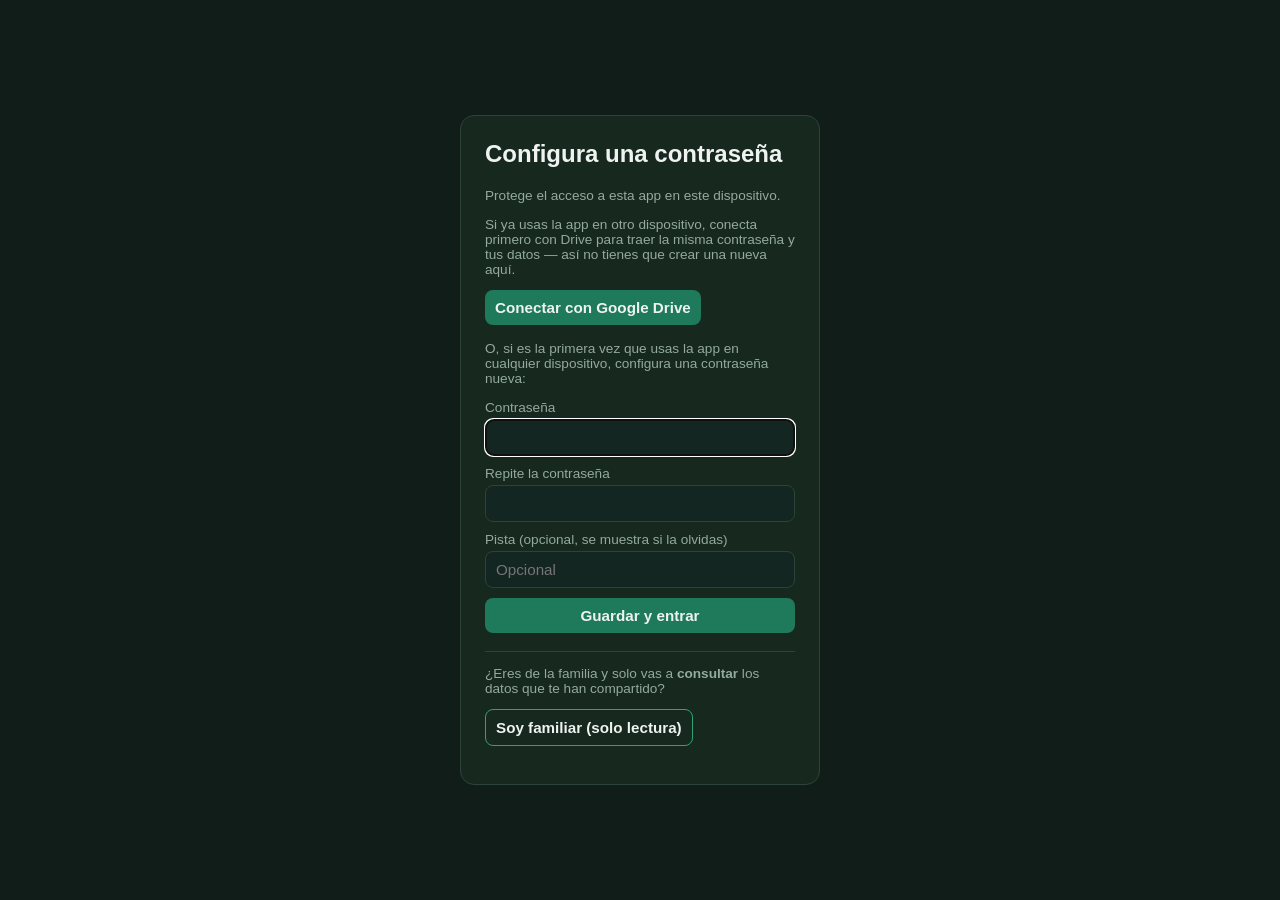
<file: index.html>
<!doctype html>
<html lang="es">
<head>
  <meta charset="UTF-8" />
  <meta name="viewport" content="width=device-width, initial-scale=1, viewport-fit=cover" />
  <title>Gestor patrimonial CELIANCA</title>
  <meta name="theme-color" content="#0f4c3d" />
  <link rel="manifest" href="./manifest.webmanifest" />
  <link rel="icon" href="./icons/icon-192.png" />
  <link rel="apple-touch-icon" href="./icons/icon-192.png" />
  <link rel="stylesheet" href="./css/styles.css" />
  <script src="https://accounts.google.com/gsi/client" async defer></script>
</head>
<body>
  <header class="topbar">
    <span class="brand">Gestor patrimonial CELIANCA</span>
  </header>

  <nav id="nav" class="tabbar"></nav>

  <main id="content" class="content"></main>

  <script type="module" src="./js/app.js"></script>
</body>
</html>
</file>
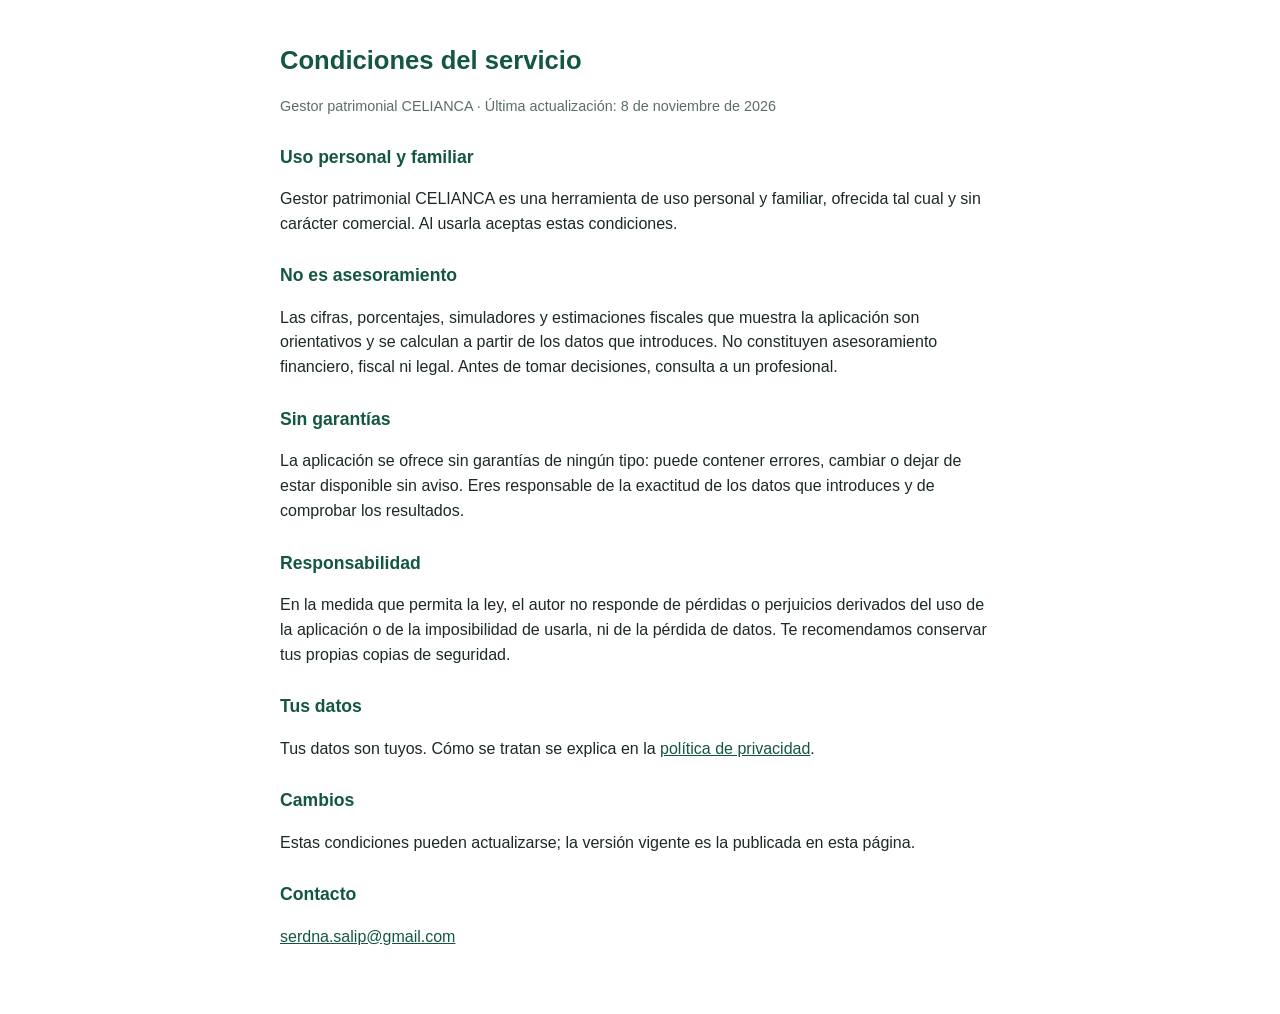
<file: condiciones.html>
<!doctype html>
<html lang="es">
<head>
  <meta charset="UTF-8" />
  <meta name="viewport" content="width=device-width, initial-scale=1" />
  <title>Condiciones del servicio — Gestor patrimonial CELIANCA</title>
  <style>
    body { font-family: -apple-system, "Segoe UI", Roboto, Arial, sans-serif; color: #1b2a23; background: #fff; line-height: 1.55; margin: 0; }
    main { max-width: 720px; margin: 0 auto; padding: 24px 18px 48px; }
    h1 { font-size: 1.6rem; color: #14573f; margin-bottom: 4px; }
    h2 { font-size: 1.1rem; margin: 26px 0 6px; color: #14573f; }
    p, li { font-size: 1rem; }
    .meta { color: #5b6e64; font-size: 0.9rem; }
    a { color: #14573f; }
  </style>
</head>
<body>
<main>
  <h1>Condiciones del servicio</h1>
  <p class="meta">Gestor patrimonial CELIANCA · Última actualización: 8 de noviembre de 2026</p>

  <h2>Uso personal y familiar</h2>
  <p>Gestor patrimonial CELIANCA es una herramienta de uso personal y familiar, ofrecida tal cual y sin carácter comercial. Al usarla aceptas estas condiciones.</p>

  <h2>No es asesoramiento</h2>
  <p>Las cifras, porcentajes, simuladores y estimaciones fiscales que muestra la aplicación son orientativos y se calculan a partir de los datos que introduces. No constituyen asesoramiento financiero, fiscal ni legal. Antes de tomar decisiones, consulta a un profesional.</p>

  <h2>Sin garantías</h2>
  <p>La aplicación se ofrece sin garantías de ningún tipo: puede contener errores, cambiar o dejar de estar disponible sin aviso. Eres responsable de la exactitud de los datos que introduces y de comprobar los resultados.</p>

  <h2>Responsabilidad</h2>
  <p>En la medida que permita la ley, el autor no responde de pérdidas o perjuicios derivados del uso de la aplicación o de la imposibilidad de usarla, ni de la pérdida de datos. Te recomendamos conservar tus propias copias de seguridad.</p>

  <h2>Tus datos</h2>
  <p>Tus datos son tuyos. Cómo se tratan se explica en la <a href="privacidad.html">política de privacidad</a>.</p>

  <h2>Cambios</h2>
  <p>Estas condiciones pueden actualizarse; la versión vigente es la publicada en esta página.</p>

  <h2>Contacto</h2>
  <p><a href="mailto:serdna.salip@gmail.com">serdna.salip@gmail.com</a></p>
</main>
</body>
</html>
</file>
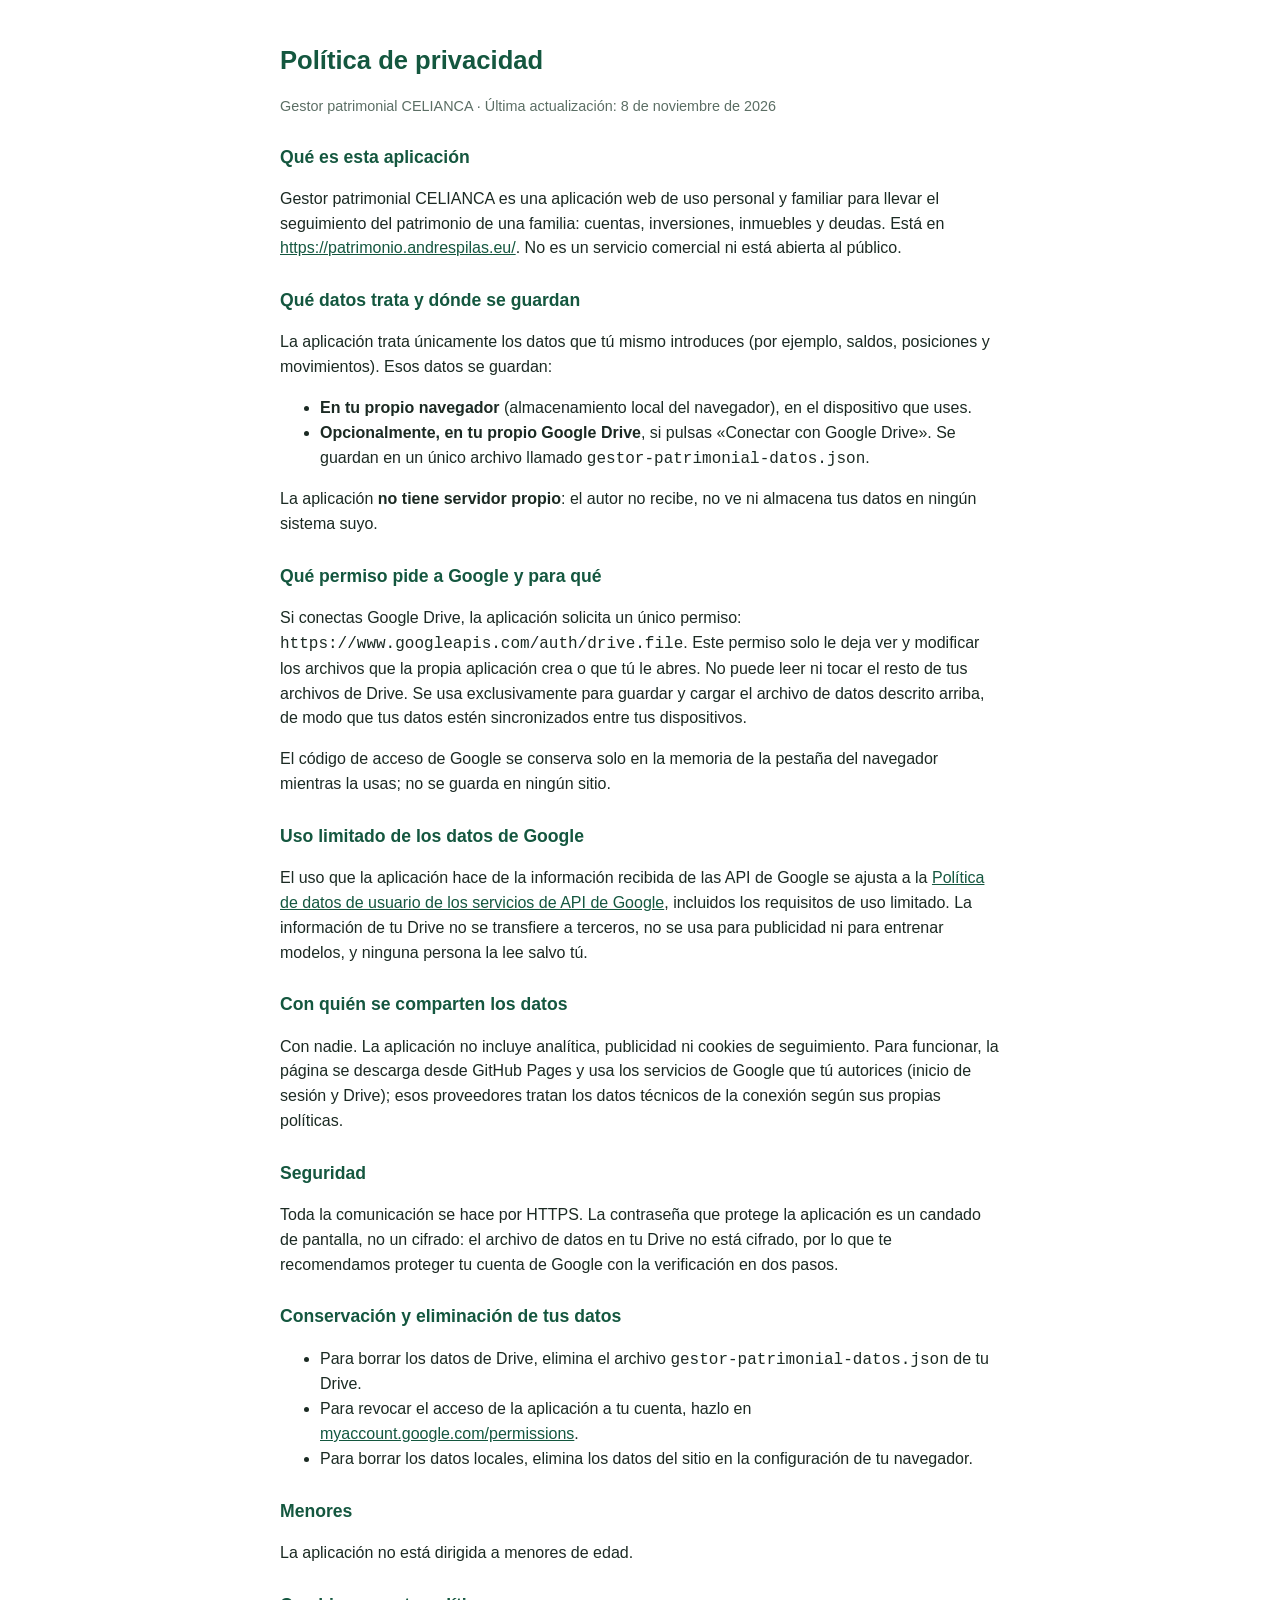
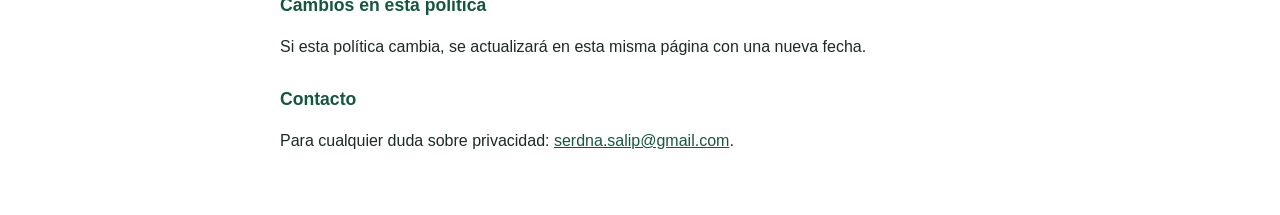
<file: privacidad.html>
<!doctype html>
<html lang="es">
<head>
  <meta charset="UTF-8" />
  <meta name="viewport" content="width=device-width, initial-scale=1" />
  <title>Política de privacidad — Gestor patrimonial CELIANCA</title>
  <style>
    body { font-family: -apple-system, "Segoe UI", Roboto, Arial, sans-serif; color: #1b2a23; background: #fff; line-height: 1.55; margin: 0; }
    main { max-width: 720px; margin: 0 auto; padding: 24px 18px 48px; }
    h1 { font-size: 1.6rem; color: #14573f; margin-bottom: 4px; }
    h2 { font-size: 1.1rem; margin: 26px 0 6px; color: #14573f; }
    p, li { font-size: 1rem; }
    .meta { color: #5b6e64; font-size: 0.9rem; }
    a { color: #14573f; }
  </style>
</head>
<body>
<main>
  <h1>Política de privacidad</h1>
  <p class="meta">Gestor patrimonial CELIANCA · Última actualización: 8 de noviembre de 2026</p>

  <h2>Qué es esta aplicación</h2>
  <p>Gestor patrimonial CELIANCA es una aplicación web de uso personal y familiar para llevar el seguimiento del patrimonio de una familia: cuentas, inversiones, inmuebles y deudas. Está en <a href="https://patrimonio.andrespilas.eu/">https://patrimonio.andrespilas.eu/</a>. No es un servicio comercial ni está abierta al público.</p>

  <h2>Qué datos trata y dónde se guardan</h2>
  <p>La aplicación trata únicamente los datos que tú mismo introduces (por ejemplo, saldos, posiciones y movimientos). Esos datos se guardan:</p>
  <ul>
    <li><strong>En tu propio navegador</strong> (almacenamiento local del navegador), en el dispositivo que uses.</li>
    <li><strong>Opcionalmente, en tu propio Google Drive</strong>, si pulsas «Conectar con Google Drive». Se guardan en un único archivo llamado <code>gestor-patrimonial-datos.json</code>.</li>
  </ul>
  <p>La aplicación <strong>no tiene servidor propio</strong>: el autor no recibe, no ve ni almacena tus datos en ningún sistema suyo.</p>

  <h2>Qué permiso pide a Google y para qué</h2>
  <p>Si conectas Google Drive, la aplicación solicita un único permiso: <code>https://www.googleapis.com/auth/drive.file</code>. Este permiso solo le deja ver y modificar los archivos que la propia aplicación crea o que tú le abres. No puede leer ni tocar el resto de tus archivos de Drive. Se usa exclusivamente para guardar y cargar el archivo de datos descrito arriba, de modo que tus datos estén sincronizados entre tus dispositivos.</p>
  <p>El código de acceso de Google se conserva solo en la memoria de la pestaña del navegador mientras la usas; no se guarda en ningún sitio.</p>

  <h2>Uso limitado de los datos de Google</h2>
  <p>El uso que la aplicación hace de la información recibida de las API de Google se ajusta a la <a href="https://developers.google.com/terms/api-services-user-data-policy">Política de datos de usuario de los servicios de API de Google</a>, incluidos los requisitos de uso limitado. La información de tu Drive no se transfiere a terceros, no se usa para publicidad ni para entrenar modelos, y ninguna persona la lee salvo tú.</p>

  <h2>Con quién se comparten los datos</h2>
  <p>Con nadie. La aplicación no incluye analítica, publicidad ni cookies de seguimiento. Para funcionar, la página se descarga desde GitHub Pages y usa los servicios de Google que tú autorices (inicio de sesión y Drive); esos proveedores tratan los datos técnicos de la conexión según sus propias políticas.</p>

  <h2>Seguridad</h2>
  <p>Toda la comunicación se hace por HTTPS. La contraseña que protege la aplicación es un candado de pantalla, no un cifrado: el archivo de datos en tu Drive no está cifrado, por lo que te recomendamos proteger tu cuenta de Google con la verificación en dos pasos.</p>

  <h2>Conservación y eliminación de tus datos</h2>
  <ul>
    <li>Para borrar los datos de Drive, elimina el archivo <code>gestor-patrimonial-datos.json</code> de tu Drive.</li>
    <li>Para revocar el acceso de la aplicación a tu cuenta, hazlo en <a href="https://myaccount.google.com/permissions">myaccount.google.com/permissions</a>.</li>
    <li>Para borrar los datos locales, elimina los datos del sitio en la configuración de tu navegador.</li>
  </ul>

  <h2>Menores</h2>
  <p>La aplicación no está dirigida a menores de edad.</p>

  <h2>Cambios en esta política</h2>
  <p>Si esta política cambia, se actualizará en esta misma página con una nueva fecha.</p>

  <h2>Contacto</h2>
  <p>Para cualquier duda sobre privacidad: <a href="mailto:serdna.salip@gmail.com">serdna.salip@gmail.com</a>.</p>
</main>
</body>
</html>
</file>
<file: css/styles.css>
:root {
  --bg: #101d18;
  --bg-card: #17281f;
  --bg-card-alt: #1c3026;
  --border: #2c4438;
  --text: #eef3f1;
  --muted: #93aa9e;
  --accent: #d4af37;
  --brand: #1f7a5c;
  --brand-light: #2fa377;
  --pos: #5cc38a;
  --neg: #e0776e;
  --radius: 14px;
}

* { box-sizing: border-box; }

body {
  margin: 0;
  background: var(--bg);
  color: var(--text);
  font-family: -apple-system, "Segoe UI", Roboto, Arial, sans-serif;
  padding-bottom: 72px;
}

.topbar {
  background: var(--brand);
  padding: 14px 18px;
  position: sticky;
  top: 0;
  z-index: 10;
}
.brand { font-weight: 700; font-size: 1.1rem; letter-spacing: 0.2px; }

.tabbar {
  display: flex;
  gap: 4px;
  overflow-x: auto;
  background: var(--bg-card);
  border-bottom: 1px solid var(--border);
  padding: 6px 8px;
  position: sticky;
  top: 52px;
  z-index: 9;
}
.nav-item {
  flex: 0 0 auto;
  color: var(--muted);
  text-decoration: none;
  padding: 8px 14px;
  border-radius: 999px;
  font-size: 0.9rem;
  white-space: nowrap;
}
.nav-item.active { background: var(--brand); color: var(--text); }

.content { padding: 16px; max-width: 960px; margin: 0 auto; }

.card {
  background: var(--bg-card);
  border: 1px solid var(--border);
  border-radius: var(--radius);
  padding: 18px;
  margin-bottom: 16px;
  min-width: 0;
}
.card h3 { margin-top: 0; }

.card-warning {
  border-color: var(--accent);
  background: #241d0d;
}
.card-warning a { color: var(--accent); }

.dash-grid {
  display: grid;
  grid-template-columns: 1fr;
  gap: 16px;
}
@media (min-width: 720px) {
  .dash-grid { grid-template-columns: 1fr 1fr; }
}

.card-donut { display: flex; flex-direction: column; align-items: center; gap: 12px; }
.donut { width: 220px; height: 220px; }
.donut-total { fill: var(--text); font-size: 20px; font-weight: 700; }
.donut-label { fill: var(--muted); font-size: 11px; }
.geo-map { width: 100%; height: auto; display: block; margin: 8px 0; }
.donut-empty { fill: var(--muted); font-size: 14px; }

.stackbar-total { font-size: 1.4rem; font-weight: 700; margin: 4px 0 10px; }
.stackbar {
  display: flex;
  gap: 2px;
  height: 30px;
  border-radius: 15px;
  overflow: hidden;
  background: #1c2b27;
  margin-bottom: 14px;
}
.stackbar-seg { height: 100%; min-width: 0; transition: width 0.2s ease; }

.evo-chart {
  display: flex;
  align-items: flex-end;
  gap: 10px;
  height: 190px;
  padding-top: 34px;
  overflow-x: auto;
  -webkit-overflow-scrolling: touch;
}
.evo-bar-col {
  display: flex;
  flex-direction: column;
  align-items: center;
  justify-content: flex-end;
  flex: 1 0 52px;
  height: 100%;
}
.evo-bar-value { font-size: 0.72rem; white-space: nowrap; margin-bottom: 2px; }
.evo-bar-yoy { font-size: 0.68rem; margin-bottom: 4px; }
.evo-bar { width: 100%; max-width: 36px; border-radius: 6px 6px 0 0; }
.evo-bar-year { font-size: 0.78rem; color: var(--muted); margin-top: 6px; }

.evo-line-chart { width: 100%; height: auto; display: block; cursor: crosshair; }
.evo-line-month { font-size: 9px; fill: var(--muted); }
.evo-line-total-label { font-size: 12px; font-weight: 700; fill: var(--text); }
.evo-line-guide { stroke: var(--border); stroke-width: 1; stroke-dasharray: 3 3; pointer-events: none; }
.evo-line-separator { stroke: var(--muted); stroke-width: 1; stroke-dasharray: 5 4; opacity: 0.7; }
.evo-line-month-ref { fill: var(--text); font-weight: 700; }

.twr-detail {
  margin-top: 12px;
  padding: 12px;
  border-radius: 8px;
  background: var(--bg-card-alt);
  border: 1px solid var(--border);
}

.card-chart-hover { position: relative; }
.evo-tooltip {
  position: absolute;
  background: var(--bg-card-alt);
  border: 1px solid var(--border);
  border-radius: 8px;
  padding: 8px 10px;
  font-size: 0.78rem;
  pointer-events: none;
  z-index: 5;
  white-space: nowrap;
  box-shadow: 0 4px 12px rgba(0, 0, 0, 0.35);
}
.evo-tooltip-month { font-weight: 700; margin-bottom: 4px; }
.evo-tooltip-row { display: flex; align-items: center; gap: 6px; margin: 2px 0; }
.evo-tooltip-dot { width: 8px; height: 8px; border-radius: 50%; display: inline-block; flex: 0 0 auto; }

.legend { width: 100%; display: flex; flex-direction: column; gap: 6px; }
.legend-row { display: grid; grid-template-columns: 14px 1fr auto auto; align-items: center; gap: 8px; font-size: 0.9rem; }
.legend-dot { width: 12px; height: 12px; border-radius: 50%; }
.legend-value { color: var(--muted); }
.legend-pct { min-width: 48px; text-align: right; }

.kpi-row { display: flex; justify-content: space-between; padding: 8px 0; border-bottom: 1px dashed var(--border); }
.kpi-row:last-of-type { border-bottom: none; }
/* Seguimiento de herencias (Simuladores): cada herencia es un bloque separado */
.herencia { margin: 14px 0; padding-top: 10px; border-top: 1px solid var(--border); }
.herencia:first-of-type { border-top: none; padding-top: 0; }
.herencia details { margin-top: 8px; }
.herencia summary { cursor: pointer; }
.supuestos { margin: 8px 0; }
.supuestos summary { cursor: pointer; font-weight: 600; margin-bottom: 6px; }
.pos { color: var(--pos); }
.neg { color: var(--neg); }
.muted { color: var(--muted); font-size: 0.85rem; }

.ytd-compare { display: flex; gap: 24px; margin: 12px 0; }
.ytd-box { display: flex; flex-direction: column; gap: 4px; }
.ytd-label { color: var(--muted); font-size: 0.85rem; }
.ytd-value { font-size: 1.4rem; font-weight: 700; }
.ytd-eur { font-size: 0.95rem; font-weight: 600; }

.risk-row { display: grid; grid-template-columns: 110px 1fr 40px; align-items: center; gap: 10px; margin: 10px 0; }
.risk-track { background: #1c2b27; border-radius: 999px; height: 10px; overflow: hidden; }
.risk-fill { background: var(--accent); height: 100%; }
.risk-value { text-align: right; }

.inline-form { display: flex; gap: 8px; margin-bottom: 12px; }
.inline-form input { flex: 1; }

.stacked-form { display: flex; flex-direction: column; gap: 10px; margin-bottom: 16px; }
.stacked-form label { display: flex; flex-direction: column; gap: 4px; font-size: 0.85rem; color: var(--muted); }
.checkbox-label { flex-direction: row !important; align-items: center; gap: 8px !important; }
.checkbox-label input { width: auto; }

.valuation-row { align-items: center; margin-bottom: 8px; }
.valuation-row input { flex: 1; min-width: 0; }

.bulk-rows { display: flex; flex-direction: column; gap: 10px; }
.bulk-row {
  display: flex;
  align-items: center;
  justify-content: space-between;
  gap: 12px;
  border-bottom: 1px dashed var(--border);
  padding-bottom: 8px;
}
.bulk-row-label { flex: 1; min-width: 0; }
.bulk-row input { width: 140px; flex: 0 0 auto; }
.bulk-re-source-row { align-items: center; margin-bottom: 6px; }
.bulk-re-source-row input { flex: 1; min-width: 0; }

.tramo-row { align-items: center; margin-bottom: 8px; }
.tramo-row input { flex: 1; min-width: 0; }

.row-zero { color: var(--muted); }

@media (max-width: 560px) {
  .bulk-row { flex-direction: column; align-items: stretch; }
  .bulk-row input { width: 100%; }
}

input, select, textarea, button {
  background: #142621;
  border: 1px solid var(--border);
  color: var(--text);
  border-radius: 8px;
  padding: 9px 10px;
  font-size: 0.95rem;
  max-width: 100%;
}
textarea { font-family: inherit; resize: vertical; }
button {
  background: var(--brand);
  cursor: pointer;
  border: none;
  font-weight: 600;
}
button:hover { background: var(--brand-light); }

.link-btn {
  background: none;
  border: none;
  color: var(--accent);
  padding: 0;
  font-size: 0.85rem;
  cursor: pointer;
}
.link-btn.danger { color: var(--neg); }

.simple-list { list-style: none; padding: 0; margin: 0; display: flex; flex-direction: column; gap: 6px; }
.simple-list li { display: flex; justify-content: space-between; border-bottom: 1px dashed var(--border); padding: 6px 0; }

.entity-chips { list-style: none; padding: 0; margin: 10px 0 0; display: flex; flex-wrap: wrap; gap: 8px; }
.entity-chips li {
  display: flex; align-items: center; gap: 6px;
  background: var(--bg-card-alt);
  border: 1px solid var(--border);
  border-radius: 999px;
  padding: 5px 6px 5px 12px;
  font-size: 0.88rem;
}
.entity-chips .link-btn { font-size: 1rem; line-height: 1; padding: 2px 4px; }

.table-wrap { width: 100%; overflow-x: auto; -webkit-overflow-scrolling: touch; }

.table { width: 100%; border-collapse: collapse; font-size: 0.9rem; }
.table th, .table td { text-align: left; padding: 8px 6px; border-bottom: 1px solid var(--border); }
.table th { color: var(--muted); font-weight: 600; }
.table tfoot td { border-bottom: none; border-top: 2px solid var(--brand-light); padding-top: 10px; }

.table-history { font-size: 0.95rem; }
.table-history thead th {
  color: var(--text);
  background: var(--bg-card-alt);
  padding: 12px 10px;
  border-bottom: 2px solid var(--brand-light);
  text-transform: uppercase;
  letter-spacing: 0.03em;
  font-size: 0.78rem;
}
.table-history tbody td { padding: 12px 10px; }
.table-history tbody tr:nth-child(odd) { background: rgba(255, 255, 255, 0.02); }
.table-history tbody tr:hover { background: var(--bg-card-alt); }

.section-head {
  display: flex;
  align-items: center;
  justify-content: space-between;
  margin-bottom: 8px;
}
.section-head h3 { margin: 0; }

.btn-row { display: flex; gap: 10px; flex-wrap: wrap; }
.file-btn {
  display: inline-flex; align-items: center;
  background: var(--brand); color: var(--text);
  padding: 9px 14px; border-radius: 8px; cursor: pointer; font-weight: 600; font-size: 0.95rem;
}

/* Modal */
dialog.app-modal {
  background: var(--bg-card);
  color: var(--text);
  border: 1px solid var(--border);
  border-radius: var(--radius);
  padding: 20px;
  width: min(480px, 92vw);
  max-height: 88vh;
  overflow-y: auto;
}
dialog.app-modal::backdrop { background: rgba(0, 0, 0, 0.55); }
.app-modal-head { display: flex; align-items: center; justify-content: space-between; margin-bottom: 12px; }
.app-modal-head h3 { margin: 0; }

/* Candado de acceso */
.lock-overlay {
  position: fixed;
  inset: 0;
  background: var(--bg);
  display: flex;
  align-items: center;
  justify-content: center;
  z-index: 1000;
  padding: 20px;
}
.lock-card {
  background: var(--bg-card);
  border: 1px solid var(--border);
  border-radius: var(--radius);
  padding: 24px;
  width: min(360px, 100%);
}
.lock-card h2 { margin-top: 0; }

.lock-sep { border: 0; border-top: 1px solid var(--border); margin: 18px 0 12px; }
.lock-card .secondary { background: transparent; border: 1px solid var(--brand-light); color: var(--text); }

/* Modo familiar (solo lectura) */
.familia-banner {
  display: flex; align-items: center; justify-content: space-between; gap: 10px;
  background: var(--bg-card-alt); border-bottom: 1px solid var(--border);
  padding: 8px 16px; font-size: 0.85rem; color: var(--muted);
}
.familia-banner-aviso { background: #4a3a14; color: #f3d68a; }
.toast {
  position: fixed; left: 50%; bottom: 84px; transform: translate(-50%, 20px);
  background: var(--bg-card-alt); border: 1px solid var(--border); color: var(--text);
  padding: 10px 16px; border-radius: 999px; font-size: 0.9rem; opacity: 0;
  pointer-events: none; transition: opacity .2s, transform .2s; z-index: 1100; max-width: 90vw; text-align: center;
}
.toast.visible { opacity: 1; transform: translate(-50%, 0); }
/* Se esconde todo lo que sirve para editar; la protección real es el permiso
   de Lector en Drive y el store, que lanza SoloLecturaError. */
body.solo-lectura #btn-new-movement,
body.solo-lectura #btn-new-position,
body.solo-lectura #btn-bulk-update,
body.solo-lectura #btn-new-decision,
body.solo-lectura #btn-new-balance,
body.solo-lectura #btn-export-resumen,
body.solo-lectura #form-liability,
body.solo-lectura #edit-benchmark,
body.solo-lectura #btn-marcar-revisado,
body.solo-lectura [data-edit],
body.solo-lectura [data-remove],
body.solo-lectura [data-add-position],
body.solo-lectura [data-add-balance],
body.solo-lectura [data-edit-liability],
body.solo-lectura [data-remove-liability],
body.solo-lectura [data-edit-balance],
body.solo-lectura [data-remove-balance] { display: none !important; }

/* Responsive: pantallas estrechas (smartphone) */
@media (max-width: 560px) {
  .content { padding: 12px; }
  .card { padding: 14px; }
  .topbar { padding: 12px 14px; }
  .brand { font-size: 1rem; }
  .donut { width: 180px; height: 180px; }
  .ytd-compare { flex-direction: column; gap: 12px; }
  .risk-row { grid-template-columns: 88px 1fr 34px; gap: 6px; }
  .inline-form { flex-direction: column; align-items: stretch; }
  .section-head { flex-wrap: wrap; gap: 8px; }
  .table, .table-history { font-size: 0.82rem; }
  .table th, .table td, .table-history tbody td { padding: 8px 6px; }
}

.filter-chips { display: flex; flex-wrap: wrap; align-items: center; gap: 8px; margin: 4px 0 12px; }
.chip-toggle {
  background: transparent;
  color: var(--muted);
  border: 1px solid var(--border);
  border-radius: 999px;
  padding: 5px 12px;
  font-size: 0.85rem;
  cursor: pointer;
}
.chip-toggle:hover { border-color: var(--brand-light); color: var(--text); }
.chip-toggle.active { background: var(--brand); border-color: var(--brand-light); color: var(--text); }

.ytd-links { display: flex; gap: 16px; flex-wrap: wrap; margin-top: 4px; }
.dash-actions { text-align: right; margin-bottom: 8px; }
.print-only { display: none; }

/* Impresión / PDF: tema claro, sin navegación ni botones, y tarjetas que no se
   parten entre páginas. */
@page { size: A4; margin: 12mm; }
@media print {
  :root {
    --bg: #fff; --bg-card: #fff; --bg-card-alt: #f3f6f4; --border: #cbd5cf;
    --text: #17241d; --muted: #586b61; --accent: #8a6d0f;
    --pos: #1a7f4b; --neg: #b93a30;
  }
  * { -webkit-print-color-adjust: exact; print-color-adjust: exact; }
  body { padding-bottom: 0; background: #fff; }
  .topbar, .tabbar, .no-print, .link-btn, .evo-tooltip { display: none !important; }
  .print-only { display: block; }
  .print-header { margin-bottom: 8px; }
  .print-header-title { display: block; font-size: 1.7rem; font-weight: 700; line-height: 1.2; }
  .print-header-sub { display: block; font-size: 0.95rem; color: var(--muted); }
  .content { max-width: none; padding: 0; }
  .card { break-inside: avoid; page-break-inside: avoid; }
  .card-warning { background: #fff8e6; }
  .dash-grid { grid-template-columns: 1fr 1fr; gap: 12px; }
  .dash-grid > .card { margin-bottom: 0; }
  .ytd-compare { gap: 10px; }
  .ytd-value { font-size: 1.05rem; white-space: nowrap; }
  .ytd-label { font-size: 0.75rem; }
  .ytd-eur { font-size: 0.85rem; }
  .print-page-start { break-before: page; page-break-before: always; }
  /* Tarjetas compactadas para que las tres últimas quepan en una hoja */
  .print-compact { padding: 10px 14px; margin-bottom: 10px; }
  .print-compact h3 { font-size: 1rem; margin: 0 0 4px; }
  .print-compact .muted { margin: 2px 0 6px; font-size: 0.75rem; }
  .print-compact .table { font-size: 0.78rem; }
  .print-compact .table th, .print-compact .table td { padding: 3px 6px; }
  .print-compact .kpi-row { padding: 3px 0; }
  .print-compact .evo-chart { height: 210px; padding-top: 30px; gap: 8px; }
  /* Tabla final por activo: una hoja, texto pequeño pero legible */
  .print-resumen { break-before: page; page-break-before: always; }
  .print-resumen h3 { font-size: 1rem; margin: 0 0 6px; }
  .print-resumen .table { font-size: 0.74rem; }
  .print-resumen .table th, .print-resumen .table td { padding: 3px 5px; line-height: 1.25; }
  .print-resumen thead { display: table-header-group; }
  .print-resumen tr { break-inside: avoid; page-break-inside: avoid; }
  .stackbar, .risk-track { background: #e3e9e6; }
  .donut circle[stroke="#2a2a2a"] { stroke: #e3e9e6; }
  .table-wrap, .evo-chart { overflow: visible; }
}
</file>
